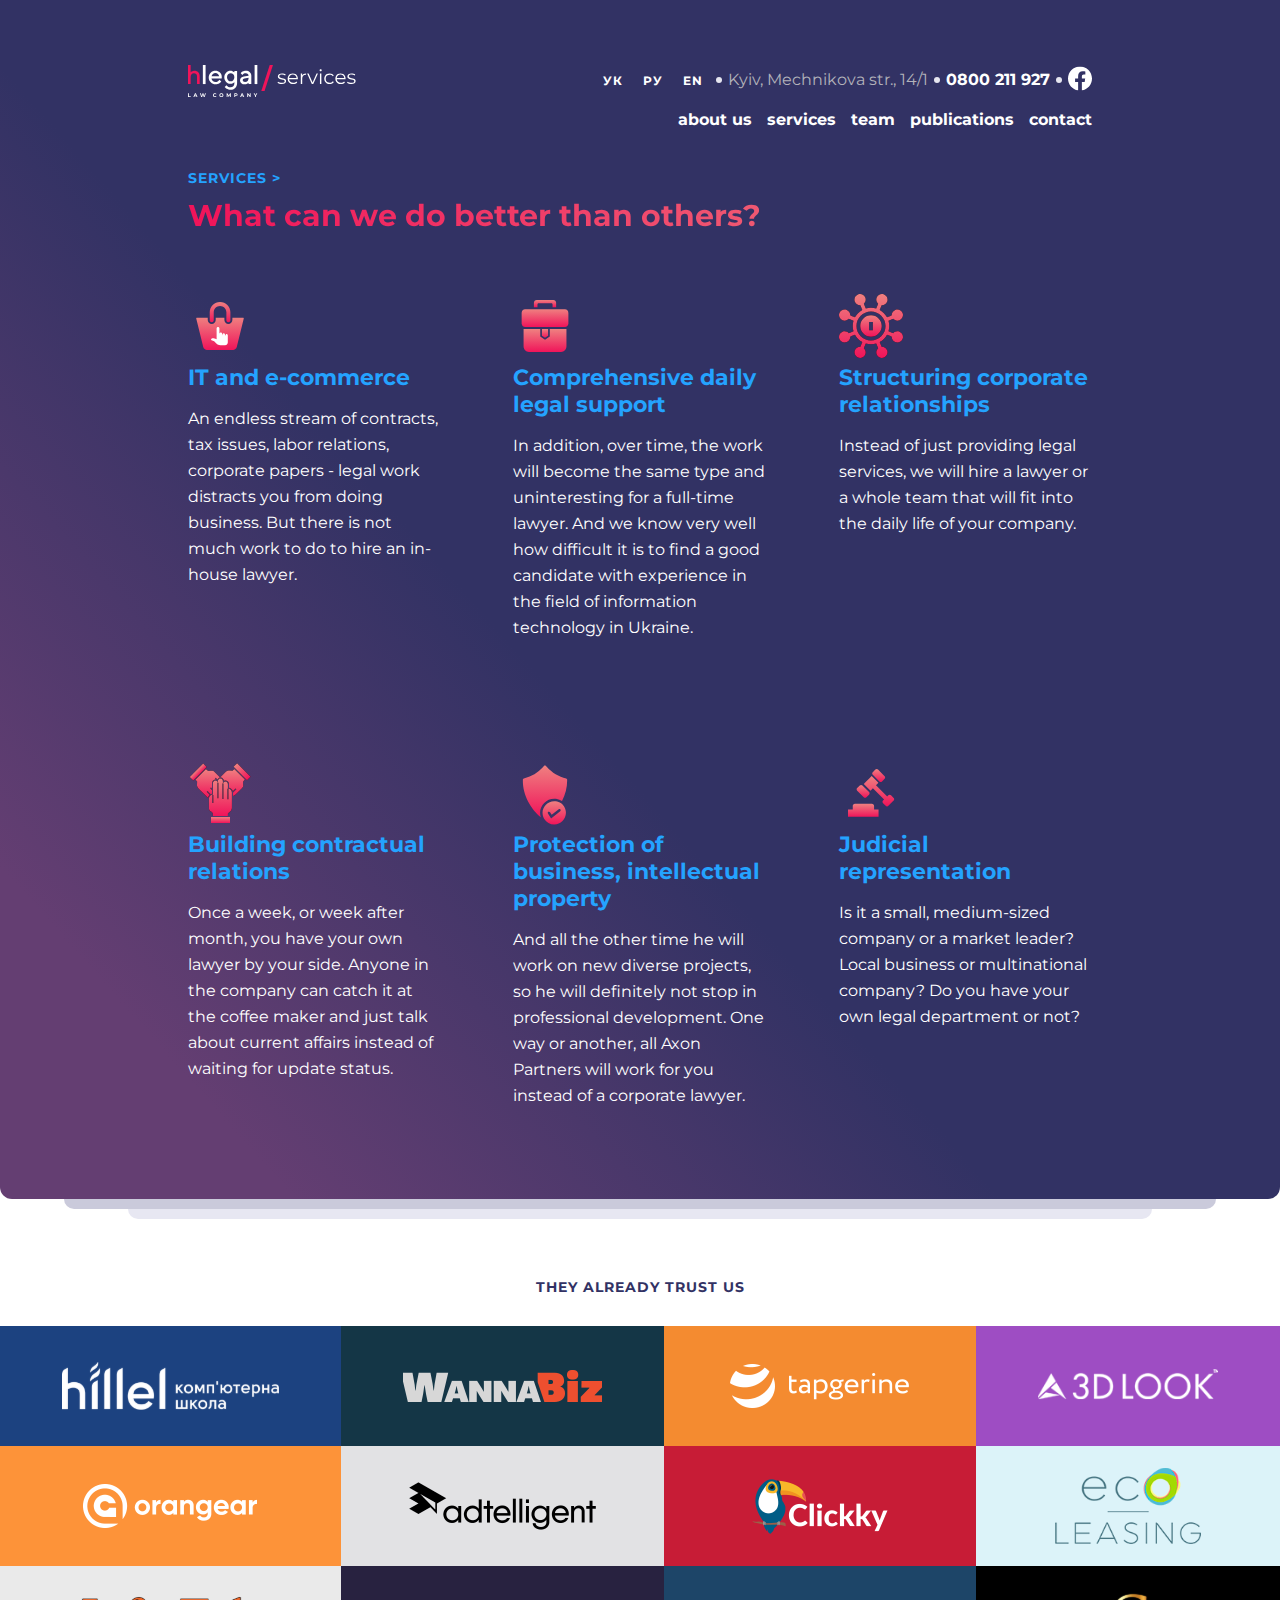
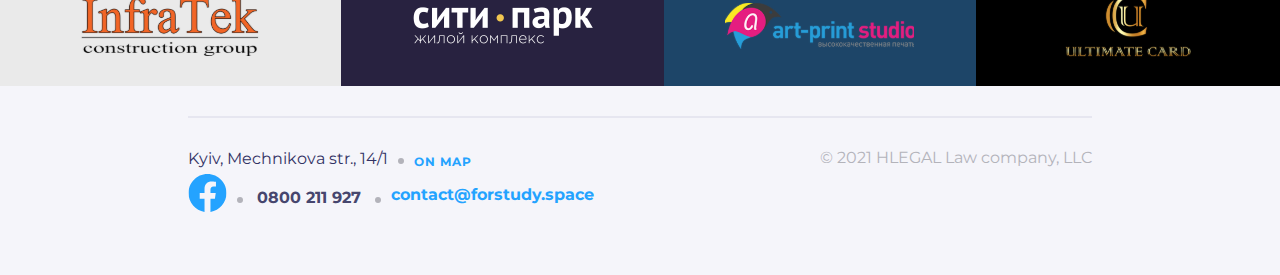
<file: services.html>
<!DOCTYPE html>
<html lang="en">

<head>
    <meta charset="UTF-8">
    <meta http-equiv="X-UA-Compatible" content="IE=edge">
    <meta name="viewport" content="width=device-width, initial-scale=1.0">
    <title>Document</title>
    <link rel="preconnect" href="https://fonts.googleapis.com">
    <link rel="preconnect" href="https://fonts.gstatic.com" crossorigin>
    <link
        href="https://fonts.googleapis.com/css2?family=Montserrat:ital,wght@0,100;0,200;0,300;0,400;0,500;0,600;0,700;0,800;0,900;1,100;1,200;1,300;1,400;1,500;1,600;1,700;1,800;1,900&family=Roboto:wght@100;400;500;700&display=swap"
        rel="stylesheet">
    <link rel="preconnect" href="https://fonts.googleapis.com">
    <link rel="preconnect" href="https://fonts.gstatic.com" crossorigin>
    <link rel="preconnect" href="https://fonts.googleapis.com">
    <link rel="preconnect" href="https://fonts.gstatic.com" crossorigin>
    <link rel="stylesheet" href="style/style.css">
    <link rel="stylesheet" href="style/reset.css">
</head>

<body>
    <div class="main_background">
            <header class="header">
                <div class="header_big">
                    <div class="header_info">

                        <div class="header_language">
                            <button class="header_language_btn">УК</button>
                            <button class="header_language_btn">РУ</button>
                            <button class="header_language_btn">EN</button>
                        </div>

                        <div class="adress">
                            <p class="adress_kyiv">Kyiv, Mechnikova str., 14/1</p>
                        </div>
                        <div class="header_number">
                            <a class="header_number_link" href="tel:0800211927">0800 211 927</a>
                        </div>
                        <div class="logo_facebook">
                           <a href=""> <img class="facebook_header" src="img/Facebook-Header.svg" alt="logo"></a>
                        </div>
                    </div>
                    <div class="menu">
                        <div class="header_logo_services">
                            <a href="index.html"><img class="logo_services" src="img/Logo_main.svg" alt="logo"></a>
                        </div>
                        <div class="burger_menu">
                            <input type="checkbox" id="burger">
                            <label for="burger"></label>
                            <nav class="main_menu container">
                                <ul class="main_menu_list">
                                    <li class="main_menu_nav"><a class="main_menu_nav_a" href="">about us</a></li>
                                    <li class="main_menu_nav"><a class="main_menu_nav_a" href="">services</a></li>
                                    <li class="main_menu_nav"><a class="main_menu_nav_a" href="">team</a></li>
                                    <li class="main_menu_nav"><a class="main_menu_nav_a" href="">publications</a></li>
                                    <li class="main_menu_nav"><a class="main_menu_nav_a" href="">contact</a></li>
                                </ul>
                            </nav>
                        </div>
                    </div>
                </div>
            </header>

        

        <main>
            <div class="container">
                <div class="services">
                    <a class="link_transition" href="#">Services ></a>
                    <h1 class="services_header">What can we do better than others?</h1>

                    <div class="services_main">

                        <div class="services_menu">
                            <a class="services_icon_a" href="#"><img class="services_icon" src="img/Ecommerce.svg"
                                    alt=""></a>
                            <a class="services_text_a" href="#">
                                <p class="services_text">IT and e-commerce</p>
                            </a>
                            <p class="services_text_inf">An endless stream of contracts, tax issues, labor relations,
                                corporate
                                papers - legal work distracts you from doing business. But there is not much work to do
                                to hire
                                an
                                in-house lawyer.</p>
                        </div>

                        <div class="services_menu">
                            <a class="services_icon_a" href="#"><img class="services_icon" src="img/Support.svg"
                                    alt=""></a>
                            <a class="services_text_a" href="#">
                                <p class="services_text">Comprehensive daily
                                    legal support</p>
                            </a>
                            <p class="services_text_inf">In addition, over time, the work will become the same type and
                                uninteresting for a full-time lawyer. And we know very well how difficult it is to find
                                a
                                good
                                candidate with experience in the field of information technology in Ukraine.</p>
                        </div>

                        <div class="services_menu">
                            <a class="services_icon_a" href="#"><img class="services_icon" src="img/Coprorate.svg"
                                    alt=""></a>
                            <a class="services_text_a" href="#">
                                <p class="services_text">Structuring corporate relationships</p>
                            </a>
                            <p class="services_text_inf">Instead of just providing legal services, we will hire a lawyer
                                or
                                a whole team that will fit into the daily life of your company.</p>
                        </div>

                        <div class="services_menu">
                            <a class="services_icon_a" href="#"><img class="services_icon" src="img/Trust.svg"
                                    alt=""></a>
                            <a class="services_text_a" href="#">
                                <p class="services_text">Building contractual relations</p>
                            </a>
                            <p class="services_text_inf">Once a week, or week after month, you have your own lawyer by
                                your
                                side. Anyone in the company can catch it at the coffee maker and just talk about current
                                affairs instead of waiting for update status.</p>
                        </div>

                        <div class="services_menu">
                            <a class="services_icon_a" href="#"><img class="services_icon" src="img/Protection.svg"
                                    alt=""></a>
                            <a class="services_text_a" href="#">
                                <p class="services_text">Protection of business, intellectual property</p>
                            </a>
                            <p class="services_text_inf services_text_inf_pading">And all the other time he will work on
                                new
                                diverse
                                projects, so he will definitely not stop in professional development. One way or
                                another,
                                all
                                Axon
                                Partners will work for you instead of a corporate lawyer.</p>
                        </div>

                        <div class="services_menu">
                            <a class="services_icon_a" href="#"><img class="services_icon" src="img/Court.svg"
                                    alt=""></a>
                            <a class="services_text_a" href="#">
                                <p class="services_text">Judicial representation</p>
                            </a>
                            <p class="services_text_inf services_text_inf_pading">Is it a small, medium-sized company or
                                a
                                market leader? Local business or multinational company? Do you have your own legal
                                department or not?</p>
                        </div>
                    </div>
                </div>
            </div>

    </div>
    <div class="first_background"></div>
    <div class="second_background"></div>
    <div class="partners">
        <h2 class="partners_header">They already trust us</h2>
        <div class="partners_company">
            <section class="partners_main partners_hillel"><img class="partners_logo" src="img/hillel.svg" alt="">
            </section>
            <section class="partners_main partners_wanna"><img class="partners_logo" src="img/wannabiz.svg" alt="">
            </section>
            <section class="partners_main partners_targerine"><img class="partners_logo" src="img/tapgerine.svg" alt="">
            </section>
            <section class="partners_main partners_3d"><img class="partners_logo" src="img/3dlook.svg" alt=""></section>
            <section class="partners_main partners_orangear"><img class="partners_logo" src="img/orangear.svg" alt="">
            </section>
            <section class="partners_main partners_adtelligen"><img class="partners_logo" src="img/adtelligent.svg"
                    alt="">
            </section>



            <section class="partners_main1 partners_clickky"><img class="partners_logo" src="img/clickky.svg" alt="">
            </section>
            <section class="partners_main1 partners_eco-leasing"><img class="partners_logo" src="img/eco-leasing.svg"
                    alt="">
            </section>
            <section class="partners_main1 partners_ingratek"><img class="partners_logo" src="img/ingratek.svg" alt="">
            </section>
            <section class="partners_main1 partners_park"><img class="partners_logo" src="img/park.svg" alt="">
            </section>
            <section class="partners_main1 partners_art"><img class="partners_logo" src="img/art.svg" alt="">
            </section>
            <section class="partners_main1 partners_ultimate"><img class="partners_logo" src="img/ultimate.svg" alt="">
            </section>


        </div>
    </div>
    </main>
    <footer class="footer">
        <div class="container">
            <div class="footer_box">
                <div class="footer_box_left_first">
                    <p class="address_footer">Kyiv, Mechnikova str., 14/1</p>
                    <a class="on_map" href="#">ON MAP</a>
                </div>
                <div class="footer_box_left_cecond">
                    <a class="Iolo_facebook_footer" href=""><img src="img/Facebook-Footer.svg" alt=""></a>
                    <div class="footer_number">
                        <a class="footer_number_link" href="tel:0800211927">0800 211 927</a>
                    </div>
                    <a class="email" href="">contact@forstudy.space</a>
                </div>

                <div class="footer_dox_right">
                    <p class="conpany">© 2021 HLEGAL Law company, LLC</p>
                </div>
            </div>
        </div>
        </div>

        </div>
    </footer>



</body>

</html>
</file>
<file: style/style.css>
@charset "UTF-8";
.main_background {
  background: linear-gradient(228.57deg, #323264 11.93%, #323264 57.17%, #643E72 87.46%);
  border-radius: 0px 0px 12px 12px;
}

.first_background {
  margin: 0 auto;
  background: #CACADB;
  border-radius: 0px 0px 12px 12px;
  width: 90%;
  height: 10px;
}

.second_background {
  margin: 0 auto;
  width: 80%;
  height: 10px;
  background: #E7E7F2;
  border-radius: 0px 0px 12px 12px;
}

.leater_background {
  background-image: url(../img/leater_background.svg);
  position: relative;
  min-height: 100vh;
  background-position: top;
  background-repeat: no-repeat;
}

.container {
  max-width: 767px;
  margin: 0 auto;
  padding: 0 30px;
}

.header {
  max-width: 767px;
  margin: 0 auto;
}

.header_info {
  display: flex;
  justify-content: space-between;
  align-items: center;
  padding: 10px 15px;
  background: rgba(245, 245, 250, 0.2);
}

.header_language {
  gap: 6px;
  display: flex;
  justify-content: center;
  align-items: center;
}

.header_language_btn {
  background: none;
  border: none;
  padding: 5px 7px;
  border-radius: 8px;
  font-family: "Montserrat";
  font-style: normal;
  font-weight: 700;
  font-size: 12px;
  line-height: 15px;
  text-align: center;
  letter-spacing: 1px;
  color: #FFFFFF;
}

.header_language_btn:hover {
  background: #F0145A;
}

.header_language_btn:hover {
  transition: all;
}

.header_language_btn:active {
  background: #F0145A;
}

.adress_kyiv {
  display: none;
}

.adress_kyiv {
  font-family: "Montserrat";
  font-style: normal;
  font-weight: 400;
  font-size: 16px;
  line-height: 20px;
  text-align: right;
  color: #B3B3BA;
}

.header_number_link {
  text-decoration: none;
  font-family: "Montserrat";
  font-style: normal;
  font-weight: 700;
  font-size: 16px;
  line-height: 20px;
  color: #FFFFFF;
}

.logo_facebook {
  display: none;
}

#burger {
  display: none;
}

[for=burger] {
  display: block;
}

[for=burger]::before {
  content: url(../img/Hamburger.svg);
}

#burger:checked + [for=burger]::before {
  content: url(../img/Close.svg);
}

.menu {
  display: flex;
  justify-content: space-between;
  align-items: center;
  padding: 0 15px;
}

.header_logo {
  width: 50%;
}

.logo_services {
  width: 100%;
  height: 100%;
  object-fit: contain;
  object-position: center;
}

.main_menu {
  display: none;
  position: fixed;
  padding: 12px;
  background: none;
  border-radius: 12px 12px 0px 0px;
  width: 85%;
  text-align: center;
  margin-top: 35px;
}

#burger:checked + label + nav {
  display: block;
}

.burger_menu {
  width: 50%;
  display: flex;
  justify-content: flex-end;
}

.burger_menu_img {
  max-width: 32px;
  max-height: 32px;
}

.main_menu_nav {
  background: #F5F5FA;
  border-radius: 12px;
  padding: 2px 0px;
  margin-bottom: 15px;
}

.main_menu_nav_a {
  text-decoration: none;
  color: #24A3FF;
  font-family: "Montserrat";
  font-style: normal;
  font-weight: 700;
  font-size: 24px;
  line-height: 29px;
  text-align: center;
}

.main_menu_nav_a:active {
  color: #F0145A;
  text-decoration: underline;
}

.main_menu_nav_a:hover {
  color: #F0145A;
  text-decoration: underline;
}

.link_transition:hover {
  color: #F0145A;
}

.header_tex_box {
  position: absolute;
  top: 50%;
  left: 50%;
  margin-right: -50%;
  transform: translate(-50%, -50%);
  bottom: 50%;
  position: absolute;
}

.header_tex {
  font-family: "Montserrat";
  font-style: normal;
  font-weight: 700;
  font-size: 38px;
  line-height: 46px;
  text-align: center;
  color: #FFFFFF;
}

.scroll {
  bottom: 30px;
  position: absolute;
  left: 50%;
}

.btn_scroll {
  background: none;
  border: none;
}

.btn_scroll_foto:hover {
  content: url(../img/Scroll-activ.svg);
}

@media screen and (min-width: 768px) {
  .container {
    max-width: 648px;
    margin: 0 auto;
    padding: 0;
  }
  .header {
    max-width: 648px;
    margin: 0 auto;
  }
  .header_info {
    padding: 50px 0 0 0;
    justify-content: start;
    gap: 6px;
    align-items: center;
    background: none;
  }
  .adress_kyiv {
    display: block;
  }
  .logo_facebook {
    display: block;
  }
  .header_language::after {
    content: "";
    width: 6px;
    height: 6px;
    background-color: #E6E6F0;
    border-radius: 50%;
  }
  .adress {
    display: flex;
    gap: 6px;
    justify-content: center;
    align-items: center;
  }
  .adress::after {
    content: "";
    width: 6px;
    height: 6px;
    background-color: #E6E6F0;
    border-radius: 50%;
  }
  .header_number {
    display: flex;
    gap: 6px;
    justify-content: center;
    align-items: center;
  }
  .header_number::after {
    content: "";
    width: 6px;
    height: 6px;
    background-color: #E6E6F0;
    border-radius: 50%;
  }
  .logo {
    content: url(../img/Logo+.svg);
  }
  .header_logo_services {
    max-width: 302px;
  }
  .header_logo {
    max-width: 130px;
  }
  .menu {
    display: block;
    padding: 0;
    margin-top: 30px;
  }
  .burger_menu {
    display: block;
  }
  [for=burger] {
    display: none;
  }
  #burger,
[for-burger] {
    display: none;
  }
  .main_menu {
    display: block;
    position: absolute;
    padding: 0;
    background: none;
    border-radius: 0;
    width: 100%;
    margin-top: 30px;
  }
  .main_menu_list {
    display: flex;
    gap: 15px;
  }
  .main_menu_nav {
    background: none;
    border-radius: 0;
    padding: 0;
    margin-bottom: 0;
  }
  .main_menu_nav_a {
    font-family: "Montserrat";
    font-style: normal;
    font-weight: 700;
    font-size: 16px;
    line-height: 20px;
    text-align: right;
    color: #FFFFFF;
  }
  .main_menu_nav_a {
    font-family: "Montserrat";
    font-style: normal;
    font-weight: 700;
    font-size: 16px;
    line-height: 20px;
    text-align: right;
    color: #FFFFFF;
  }
}
@media screen and (min-width: 1024px) {
  .container {
    max-width: 904px;
    margin: 0 auto;
  }
  .header {
    max-width: 904px;
    margin: 0 auto;
  }
  .header_info {
    padding: 0;
  }
  .main_menu_list {
    justify-content: end;
  }
  .header_big {
    padding-top: 50px;
    display: flex;
    flex-direction: row-reverse;
    justify-content: space-between;
    align-items: center;
  }
  .header_logo {
    display: flex;
    max-width: 130px;
    justify-content: center;
    align-items: center;
    width: 100%;
  }
  .menu {
    margin-top: 0;
  }
  .main_menu {
    margin-top: 0px;
  }
}
@media screen and (min-width: 1440px) {
  .container {
    max-width: 1320px;
    margin: 0 auto;
  }
  .header {
    max-width: 1320px;
    margin: 0 auto;
  }
}
@media screen and (min-width: 1920px) {
  .container {
    max-width: 1600px;
    margin: 0 auto;
  }
  .header {
    max-width: 1600px;
    margin: 0 auto;
  }
}
/*информация*/
.tex_inform {
  margin-top: 30px;
}

.tex_inform_left {
  display: flex;
  overflow: auto;
  border-bottom: 2px solid #B3B3BA;
}

.tex_inform_left_a {
  margin-right: 30px;
  text-decoration: none;
  font-family: "Montserrat";
  font-style: normal;
  font-weight: 700;
  font-size: 30px;
  line-height: 37px;
  color: #B3B3BA;
  flex: 0 0 auto;
}

.tex_inform_left_a:hover {
  text-decoration: none;
  color: #F0145A;
}

.tex_inform_right {
  margin-top: 30px;
}

.tex_inform_right_header {
  font-family: "Montserrat";
  font-style: normal;
  font-weight: 700;
  font-size: 20px;
  line-height: 24px;
  color: #FFFFFF;
}

.tex_inform_right_tex {
  margin-top: 30px;
  font-family: "Montserrat";
  font-style: normal;
  font-weight: 400;
  font-size: 19px;
  line-height: 30px;
  color: #FFFFFF;
}

@media screen and (min-width: 768px) {
  .tex_inform {
    margin-top: 60px;
  }
}
@media screen and (min-width: 1024px) {
  .tex_inform {
    display: flex;
    margin-top: 60px;
  }
  .tex_inform_left {
    width: 50%;
    display: flex;
    flex-direction: column;
    align-items: flex-end;
    gap: 30px;
    border-right: 2px solid #B3B3BA;
    border-bottom: none;
  }
  .tex_inform_left_a {
    margin-right: 60px;
  }
  .tex_inform_right {
    width: 50%;
    margin-top: 0;
  }
  .tex_inform_right_header {
    margin-left: 60px;
  }
  .tex_inform_right_tex {
    margin-left: 60px;
  }
}
@media screen and (min-width: 1440px) {
  .tex_inform_left {
    width: 44%;
  }
  .tex_inform_right {
    width: 44%;
  }
}
/*сервис*/
.link_transition {
  text-decoration: none;
  font-family: "Montserrat";
  font-style: normal;
  font-weight: 700;
  font-size: 14px;
  line-height: 17px;
  letter-spacing: 1px;
  text-transform: uppercase;
  color: #24A3FF;
}

.services_header {
  margin-top: 30px;
  font-family: "Montserrat";
  font-style: normal;
  font-weight: 700;
  font-size: 30px;
  line-height: 37px;
  background: linear-gradient(90.13deg, #F0145A 0.84%, #EF8080 99.96%);
  -webkit-background-clip: text;
  -webkit-text-fill-color: transparent;
  background-clip: text;
}

.services_icon {
  margin-top: 30px;
}

.services_text_a {
  text-decoration: none;
  margin-top: 30px;
  font-family: "Montserrat";
  font-style: normal;
  font-weight: 700;
  font-size: 22px;
  line-height: 27px;
  color: #24A3FF;
}

.services_text_a:hover {
  color: #F0145A;
}

.services_text_inf {
  margin-top: 15px;
  font-family: "Montserrat";
  font-style: normal;
  font-weight: 400;
  font-size: 16px;
  line-height: 26px;
  color: #FFFFFF;
}

.services_text_inf_pading {
  padding-bottom: 30px;
}

@media screen and (min-width: 768px) {
  .services {
    margin-top: 60px;
  }
  .services_main {
    padding-bottom: 60px;
    display: flex;
    justify-content: space-between;
    flex-wrap: wrap;
    gap: 60px;
  }
  .services_menu {
    width: 45%;
    margin-top: 60px;
  }
  .services_header {
    margin-top: 10px;
  }
  .services_icon {
    margin-top: 0px;
  }
}
@media screen and (min-width: 1024px) {
  .services_menu {
    width: 28%;
  }
}
/*команда*/
.command {
  margin-top: 30px;
}

.command_foto {
  width: 100%;
  height: 100%;
}

.command_foto_person {
  border-radius: 12px 12px 0px 0px;
  width: 100%;
  height: 100%;
  object-fit: contain;
  object-position: center;
}

.command_info {
  padding: 30px;
  background: #F5F5FA;
  border-radius: 0 0 12px 12px;
}

.info_about_header {
  margin-top: 5px;
  font-family: "Montserrat";
  font-style: normal;
  font-weight: 700;
  font-size: 30px;
  line-height: 37px;
  background: linear-gradient(90.13deg, #F0145A 0.84%, #EF8080 99.96%);
  -webkit-background-clip: text;
  -webkit-text-fill-color: transparent;
  background-clip: text;
}

.command_info_name {
  margin-top: 30px;
  font-family: "Montserrat";
  font-style: normal;
  font-weight: 700;
  font-size: 16px;
  line-height: 20px;
  color: #B3B3BA;
}

.command_info_position {
  margin-top: 6px;
  font-family: "Montserrat";
  font-style: normal;
  font-weight: 400;
  font-size: 14px;
  line-height: 22px;
  color: #B3B3BA;
}

@media screen and (min-width: 768px) {
  .command {
    margin-top: 60px;
  }
}
@media screen and (min-width: 1024px) {
  .command_foto_person {
    border-radius: 12px 0px 0px 12px;
  }
  .command_info {
    width: 60%;
    border-radius: 0px 12px 12px 0px;
    padding: 0;
  }
  .command_foto {
    width: 40%;
  }
  .command {
    display: flex;
    background: #F5F5FA;
    gap: 30px;
    justify-content: space-between;
    align-items: center;
  }
}
/*партнеры*/
.partners_header {
  margin-top: 60px;
  font-family: "Montserrat";
  font-style: normal;
  font-weight: 700;
  font-size: 14px;
  line-height: 17px;
  text-align: center;
  letter-spacing: 1px;
  text-transform: uppercase;
  color: #323264;
}

.partners_hillel {
  margin-top: 30px;
  background: #1C4280;
  grid-area: partners_hillel;
}

.partners_wanna {
  background: #143646;
  grid-area: partners_wanna;
}

.partners_targerine {
  background: linear-gradient(0deg, #F48B30, #F48B30), #F48B30;
  grid-area: partners_targerine;
}

.partners_3d {
  background: #9E4DC3;
  grid-area: partners_3d;
}

.partners_orangear {
  background: #FD9339;
  grid-area: partners_orangear;
}

.partners_adtelligen {
  background: #E2E2E4;
  grid-area: partners_adtelligen;
}

.partners_clickky {
  background: #C71C36;
  grid-area: partners_clickky;
  display: none;
}

.partners_eco-leasing {
  background: #DCF3F9;
  grid-area: partners_eco-leasing;
  display: none;
}

.partners_ingratek {
  background: #EAEAEA;
  grid-area: partners_ingratek;
  display: none;
}

.partners_park {
  background: #282240;
  grid-area: partners_park;
  display: none;
}

.partners_art {
  background: #1D4568;
  grid-area: partners_art;
  display: none;
}

.partners_ultimate {
  background: black;
  grid-area: partners_ultimate;
  display: none;
}

.partners_main {
  width: 100%;
  height: 120px;
  display: flex;
  justify-content: center;
  align-items: center;
}

.partners_logo {
  object-fit: contain;
  object-position: center;
}

@media screen and (min-width: 768px) {
  .partners_hillel {
    margin-top: 0px;
  }
  .partners_main1 {
    width: 100%;
    height: 120px;
    display: flex;
    justify-content: center;
    align-items: center;
  }
  .partners_company {
    margin-top: 30px;
    display: grid;
    grid-template-areas: "partners_hillel partners_wanna partners_targerine" "partners_3d partners_orangear partners_adtelligen" "partners_clickky partners_eco-leasing partners_ingratek" "partners_park partners_art partners_ultimate";
  }
}
@media screen and (min-width: 1024px) {
  .partners_company {
    display: grid;
    grid-template-areas: "partners_hillel partners_wanna partners_targerine partners_3d" "partners_orangear partners_adtelligen partners_clickky partners_eco-leasing" "partners_ingratek partners_park partners_art partners_ultimate";
  }
}
/*публикации*/
.publecations {
  padding: 30px 0;
}

.publecations_card {
  margin-top: 30px;
}

.publecations_card_text {
  margin-top: 30px;
  font-family: "Montserrat";
  font-style: normal;
  font-weight: 700;
  font-size: 16px;
  line-height: 20px;
  color: #24A3FF;
}

.publecations_card_date {
  border-bottom: 4px solid #E6E6F0;
  margin-top: 15px;
  padding-bottom: 15px;
  font-family: "Montserrat";
  font-style: normal;
  font-weight: 700;
  font-size: 12px;
  line-height: 15px;
  letter-spacing: 1px;
  text-transform: uppercase;
  color: #B3B3BA;
}

.publecations_card_foto {
  max-width: 100%;
}

.publecations_card_img {
  width: 100%;
  height: 100%;
  object-fit: contain;
  object-position: center;
  border-radius: 8px 8px 0px 0px;
}

.publecations_card_info {
  margin-top: 15px;
  padding-bottom: 30px;
  font-family: "Montserrat";
  font-style: normal;
  font-weight: 400;
  font-size: 14px;
  line-height: 22px;
  color: #000000;
}

.publecations_card_main {
  background: #FFFFFF;
}

.card_box1 {
  max-width: 90%;
  margin: 0 auto;
  margin-bottom: 30px;
}

.card_box2 {
  max-width: 90%;
  margin: 0 auto;
  margin-bottom: 30px;
}

.card_box3 {
  max-width: 90%;
  margin: 0 auto;
}

.publecations_background {
  background: #F5F5FA;
}

@media screen and (min-width: 768px) {
  .publecations {
    padding: 30px 0;
  }
  .publecations_card {
    display: flex;
    flex-wrap: wrap;
    gap: 30px;
    justify-content: space-between;
  }
  .publecations_card_main {
    margin-bottom: 0;
  }
  .card_box1 {
    max-width: 249px;
    margin: 0 auto;
    margin-bottom: 0;
  }
  .card_box2 {
    max-width: 249px;
    margin: 0 auto;
    margin-bottom: 30px;
  }
  .card_box3 {
    max-width: 588px;
    margin: 0 auto;
  }
  .publecations_card_first {
    width: 45%;
  }
  .publecations_card_cecond {
    width: 45%;
  }
  .publecations_card_third {
    width: 100%;
  }
}
@media screen and (min-width: 1024px) {
  .publecations_card {
    display: flex;
    flex-wrap: nowrap;
    gap: 30px;
    justify-content: space-between;
  }
  .card_box1 {
    max-width: 90%;
    margin: 0 auto;
  }
  .card_box2 {
    max-width: 90%;
    margin: 0 auto;
  }
  .card_box3 {
    max-width: 90%;
    margin: 0 auto;
  }
  .publecations_card_first {
    width: 30%;
  }
  .publecations_card_cecond {
    width: 30%;
  }
  .publecations_card_third {
    width: 30%;
  }
}
/*футер*/
.footer {
  background: #F5F5FA;
  padding-bottom: 30px;
}

.address_footer {
  border-top: 2px solid #E6E6F0;
  text-align: center;
  padding-top: 30px;
  font-family: "Montserrat";
  font-style: normal;
  font-weight: 400;
  font-size: 16px;
  line-height: 20px;
  color: #323264;
}

.on_map {
  display: block;
  text-decoration: none;
  text-align: center;
  margin-top: 10px;
  font-family: "Montserrat";
  font-style: normal;
  font-weight: 700;
  font-size: 12px;
  line-height: 15px;
  letter-spacing: 1px;
  text-transform: uppercase;
  color: #24A3FF;
}

.Iolo_facebook_footer {
  display: block;
  text-align: center;
  margin-top: 21px;
  text-align: center;
}

.footer_number_link {
  text-decoration: none;
  font-family: "Montserrat";
  font-style: normal;
  font-weight: 700;
  font-size: 16px;
  line-height: 20px;
  text-align: center;
  color: #46466E;
}

.footer_number {
  text-align: center;
  margin-top: 10px;
}

.email {
  display: block;
  margin-top: 10px;
  text-align: center;
  text-decoration: none;
  font-family: "Montserrat";
  font-style: normal;
  font-weight: 700;
  font-size: 16px;
  line-height: 20px;
  color: #24A3FF;
}

.conpany {
  margin-top: 30px;
  text-align: center;
  font-family: "Montserrat";
  font-style: normal;
  font-weight: 400;
  font-size: 16px;
  line-height: 20px;
  text-align: center;
  color: #B3B3BA;
}

@media screen and (min-width: 768px) {
  .footer {
    padding-top: 30px;
  }
  .footer_box {
    padding: 30px 0;
    border-top: 2px solid #E6E6F0;
    display: flex;
    flex-wrap: wrap;
    justify-content: space-between;
  }
  .address_footer {
    border-top: none;
    padding: 0;
  }
  .header_number {
    margin-top: 0;
  }
  .footer_number::after {
    content: "";
    margin: 10px;
    display: inline-flex;
    width: 6px;
    height: 6px;
    background-color: #B3B3BA;
    border-radius: 50%;
  }
  .footer_number::before {
    content: "";
    margin: 10px;
    display: inline-flex;
    width: 6px;
    height: 6px;
    background-color: #B3B3BA;
    border-radius: 50%;
  }
  .email {
    margin-top: 0;
  }
  .footer_box_left_first {
    display: flex;
    width: 50%;
    align-items: center;
  }
  .footer_box_left_cecond {
    display: flex;
    align-items: center;
  }
  .footer_box_right {
    display: flex;
  }
  .Iolo_facebook_footer {
    margin-top: 0;
  }
  .conpany {
    margin-top: 0px;
  }
  .footer_box_left {
    width: 50%;
  }
  .address_footer::after {
    content: "";
    margin: 10px;
    display: inline-flex;
    width: 6px;
    height: 6px;
    background-color: #B3B3BA;
    border-radius: 50%;
  }
  .on_map {
    margin-top: 0;
  }
  .footer_box_left_cecond {
    order: 1;
  }
}

/*# sourceMappingURL=style.css.map */
</file>
